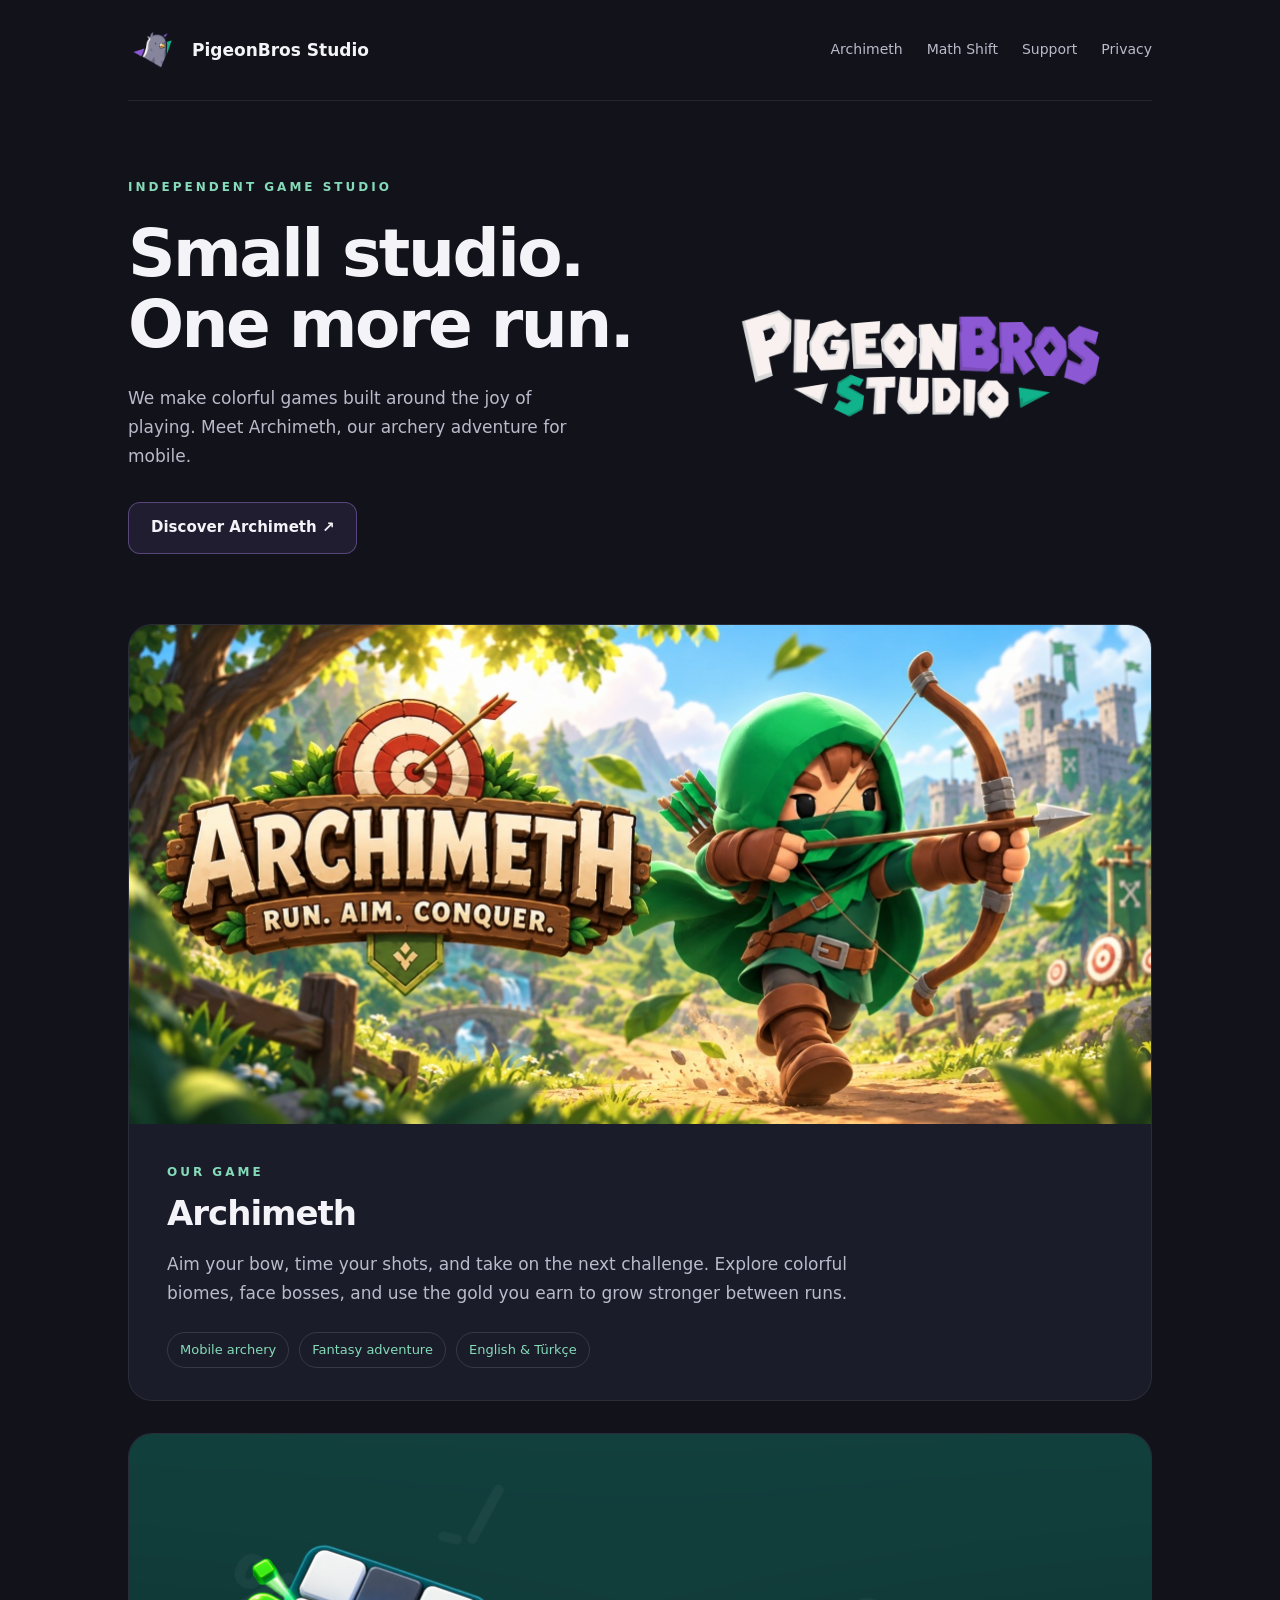
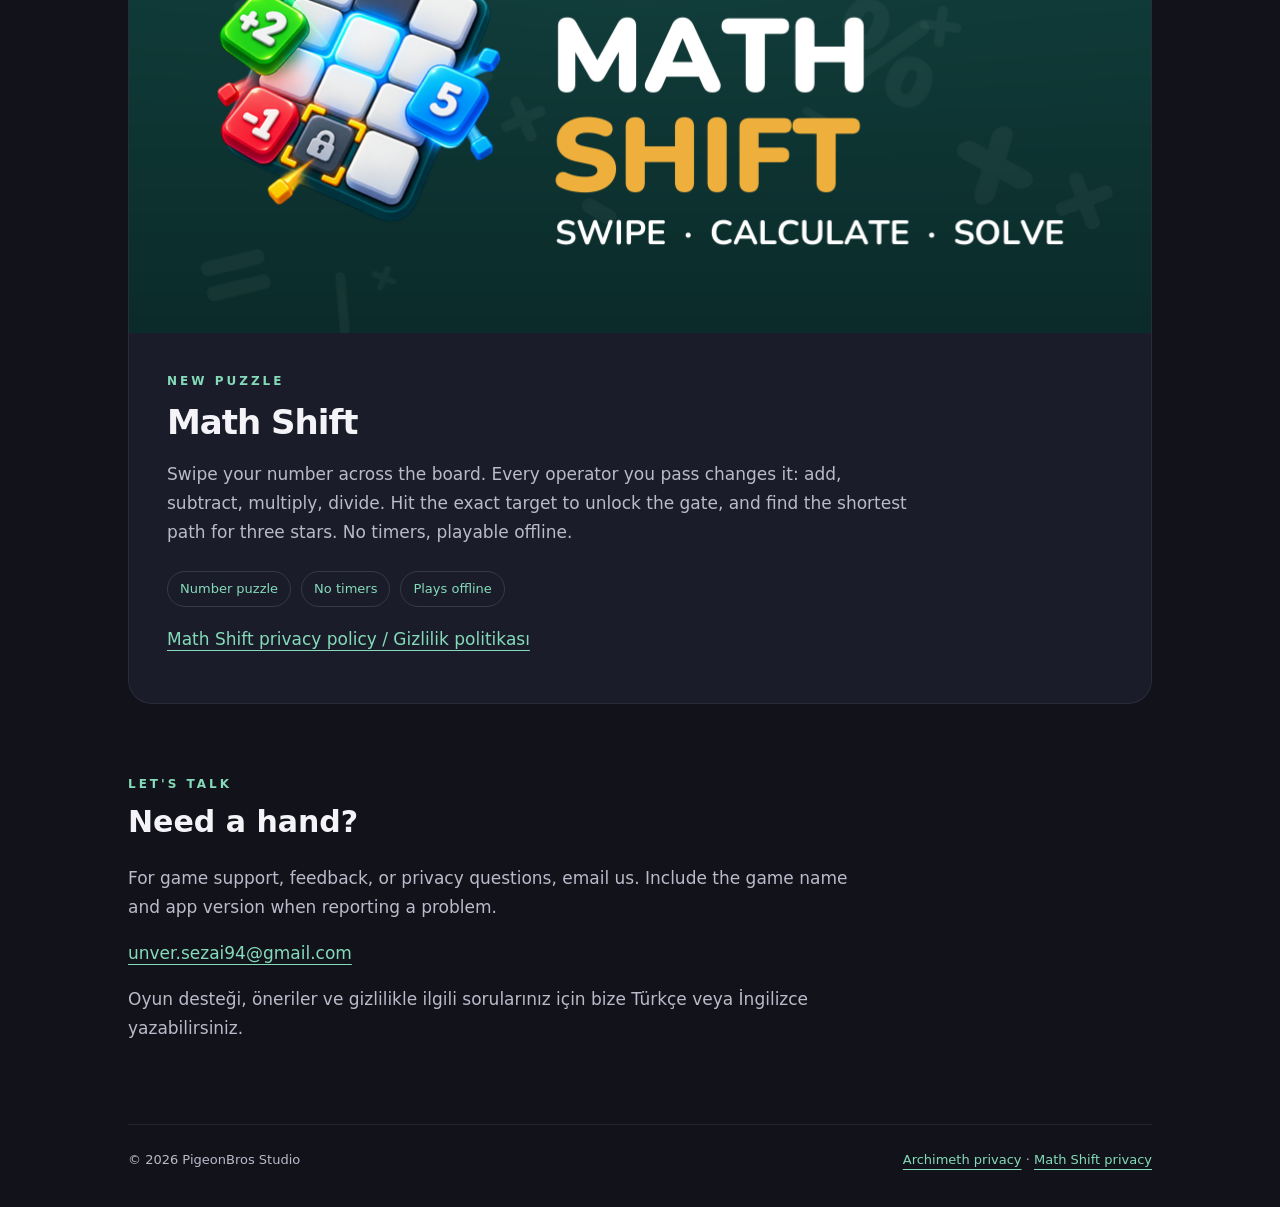
<file: index.html>
<!doctype html>
<html lang="en"><head><meta charset="utf-8"><meta name="viewport" content="width=device-width,initial-scale=1"><title>PigeonBros Studio — Archimeth &amp; Math Shift</title><meta name="description" content="PigeonBros Studio, creators of Archimeth and Math Shift. Discover the game, get support, and read our privacy policy."><meta name="theme-color" content="#11121a"><link rel="icon" href="assets/logo.png"><link rel="stylesheet" href="style.css"></head><body><div class="wrap">
<header><a class="brand" href="./"><img src="assets/logo.png" alt="" width="52" height="52">PigeonBros Studio</a><nav aria-label="Main navigation"><a href="#game">Archimeth</a><a href="#mathshift">Math Shift</a><a href="#support">Support</a><a href="privacy-policy.html">Privacy</a></nav></header>
<main><section class="hero"><div><span class="eyebrow">Independent game studio</span><h1>Small studio.<br>One more run.</h1><p>We make colorful games built around the joy of playing. Meet Archimeth, our archery adventure for mobile.</p><a class="button" href="#game">Discover Archimeth ↗</a></div><img class="studio-art" src="assets/banner.png" alt="PigeonBros Studio" width="2048" height="1152"></section>
<section class="game" id="game" aria-labelledby="game-title"><img src="assets/archimeth.jpg" alt="Archimeth's green-hooded archer and colorful fantasy world" width="1024" height="500"><div class="game-copy"><span class="eyebrow">Our game</span><h2 id="game-title">Archimeth</h2><p>Aim your bow, time your shots, and take on the next challenge. Explore colorful biomes, face bosses, and use the gold you earn to grow stronger between runs.</p><div class="tags"><span>Mobile archery</span><span>Fantasy adventure</span><span>English &amp; Türkçe</span></div></div></section>
<section class="game" id="mathshift" aria-labelledby="mathshift-title" style="margin-top:32px"><img src="assets/mathshift.png" alt="Math Shift: swipe a number tile across the board to hit the exact target" width="1024" height="500"><div class="game-copy"><span class="eyebrow">New puzzle</span><h2 id="mathshift-title">Math Shift</h2><p>Swipe your number across the board. Every operator you pass changes it: add, subtract, multiply, divide. Hit the exact target to unlock the gate, and find the shortest path for three stars. No timers, playable offline.</p><div class="tags"><span>Number puzzle</span><span>No timers</span><span>Plays offline</span></div><p style="margin-top:18px"><a href="mathshift-privacy-policy.html">Math Shift privacy policy / Gizlilik politikası</a></p></div></section><section class="support" id="support"><span class="eyebrow">Let's talk</span><h2>Need a hand?</h2><p>For game support, feedback, or privacy questions, email us. Include the game name and app version when reporting a problem.</p><a href="mailto:unver.sezai94@gmail.com">unver.sezai94@gmail.com</a><p lang="tr">Oyun desteği, öneriler ve gizlilikle ilgili sorularınız için bize Türkçe veya İngilizce yazabilirsiniz.</p></section></main>
<footer><span>© 2026 PigeonBros Studio</span><span><a href="privacy-policy.html">Archimeth privacy</a> · <a href="mathshift-privacy-policy.html">Math Shift privacy</a></span></footer></div></body></html>
</file>
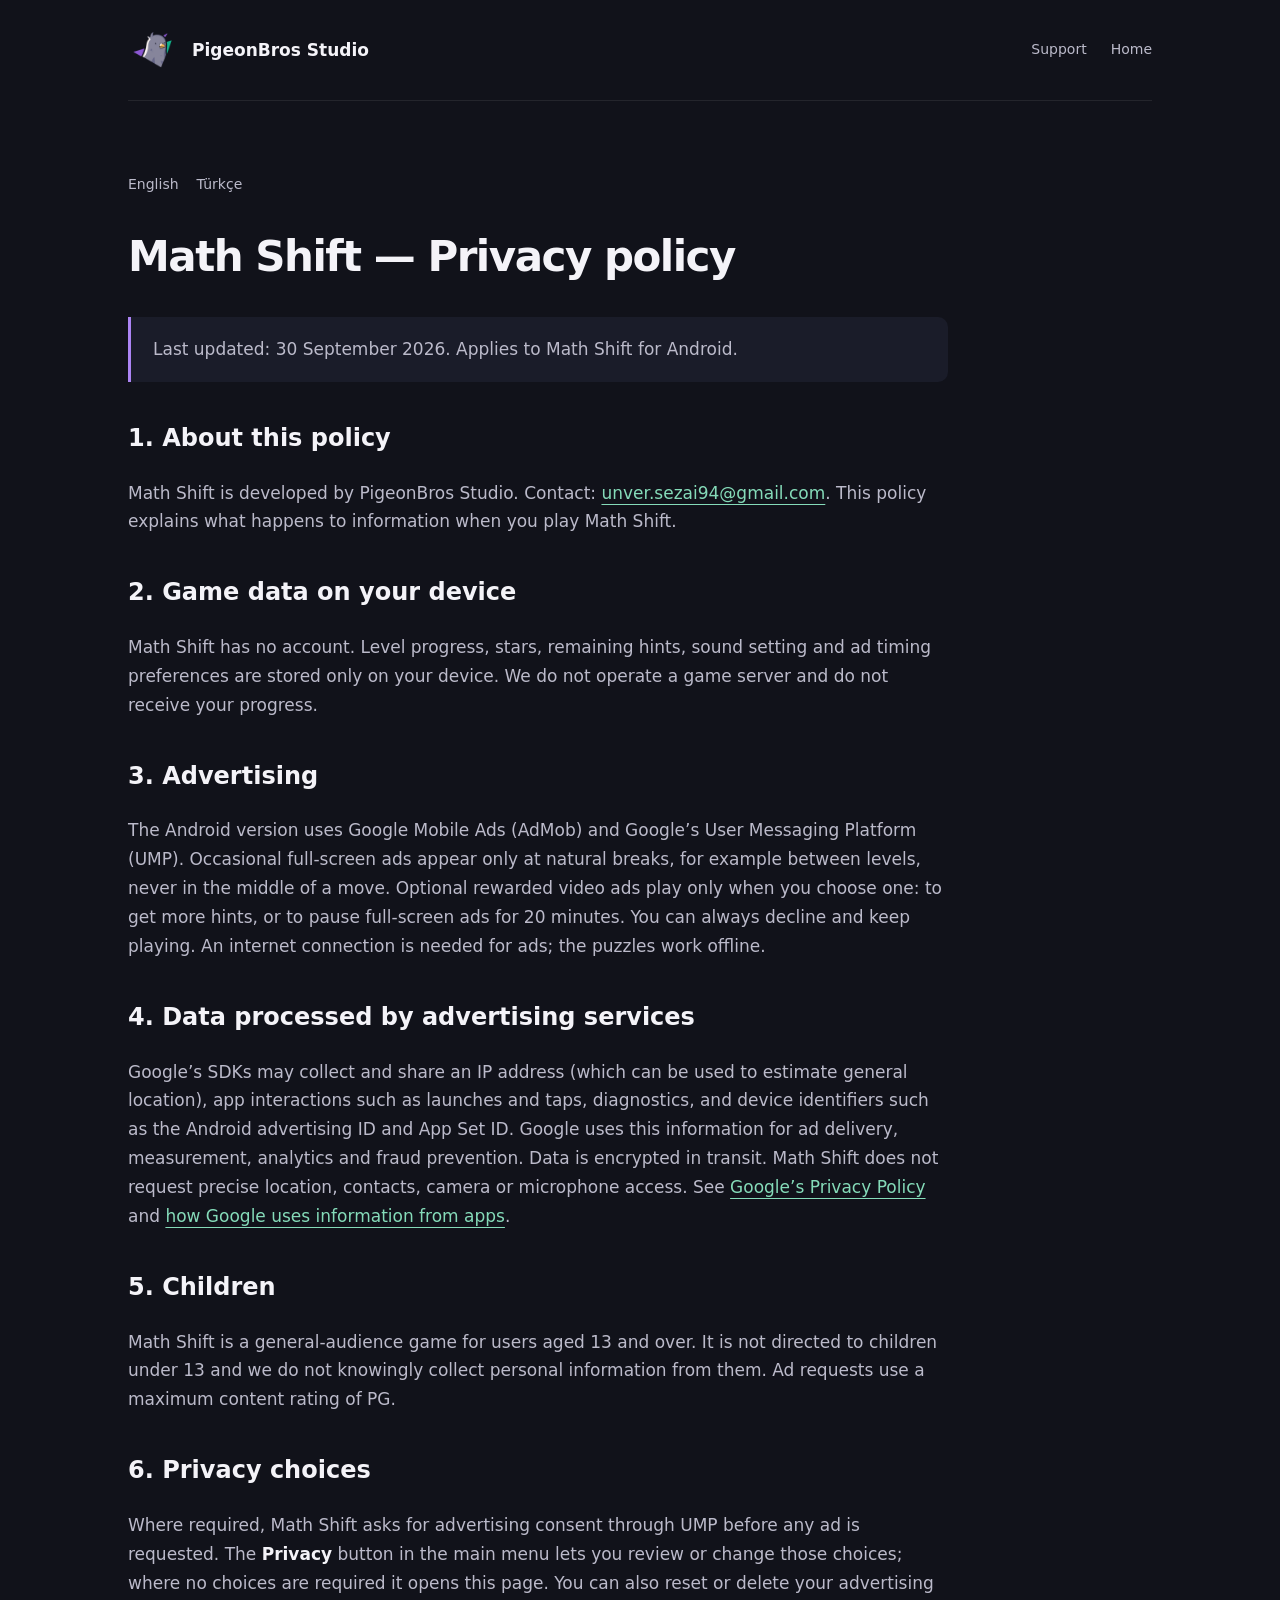
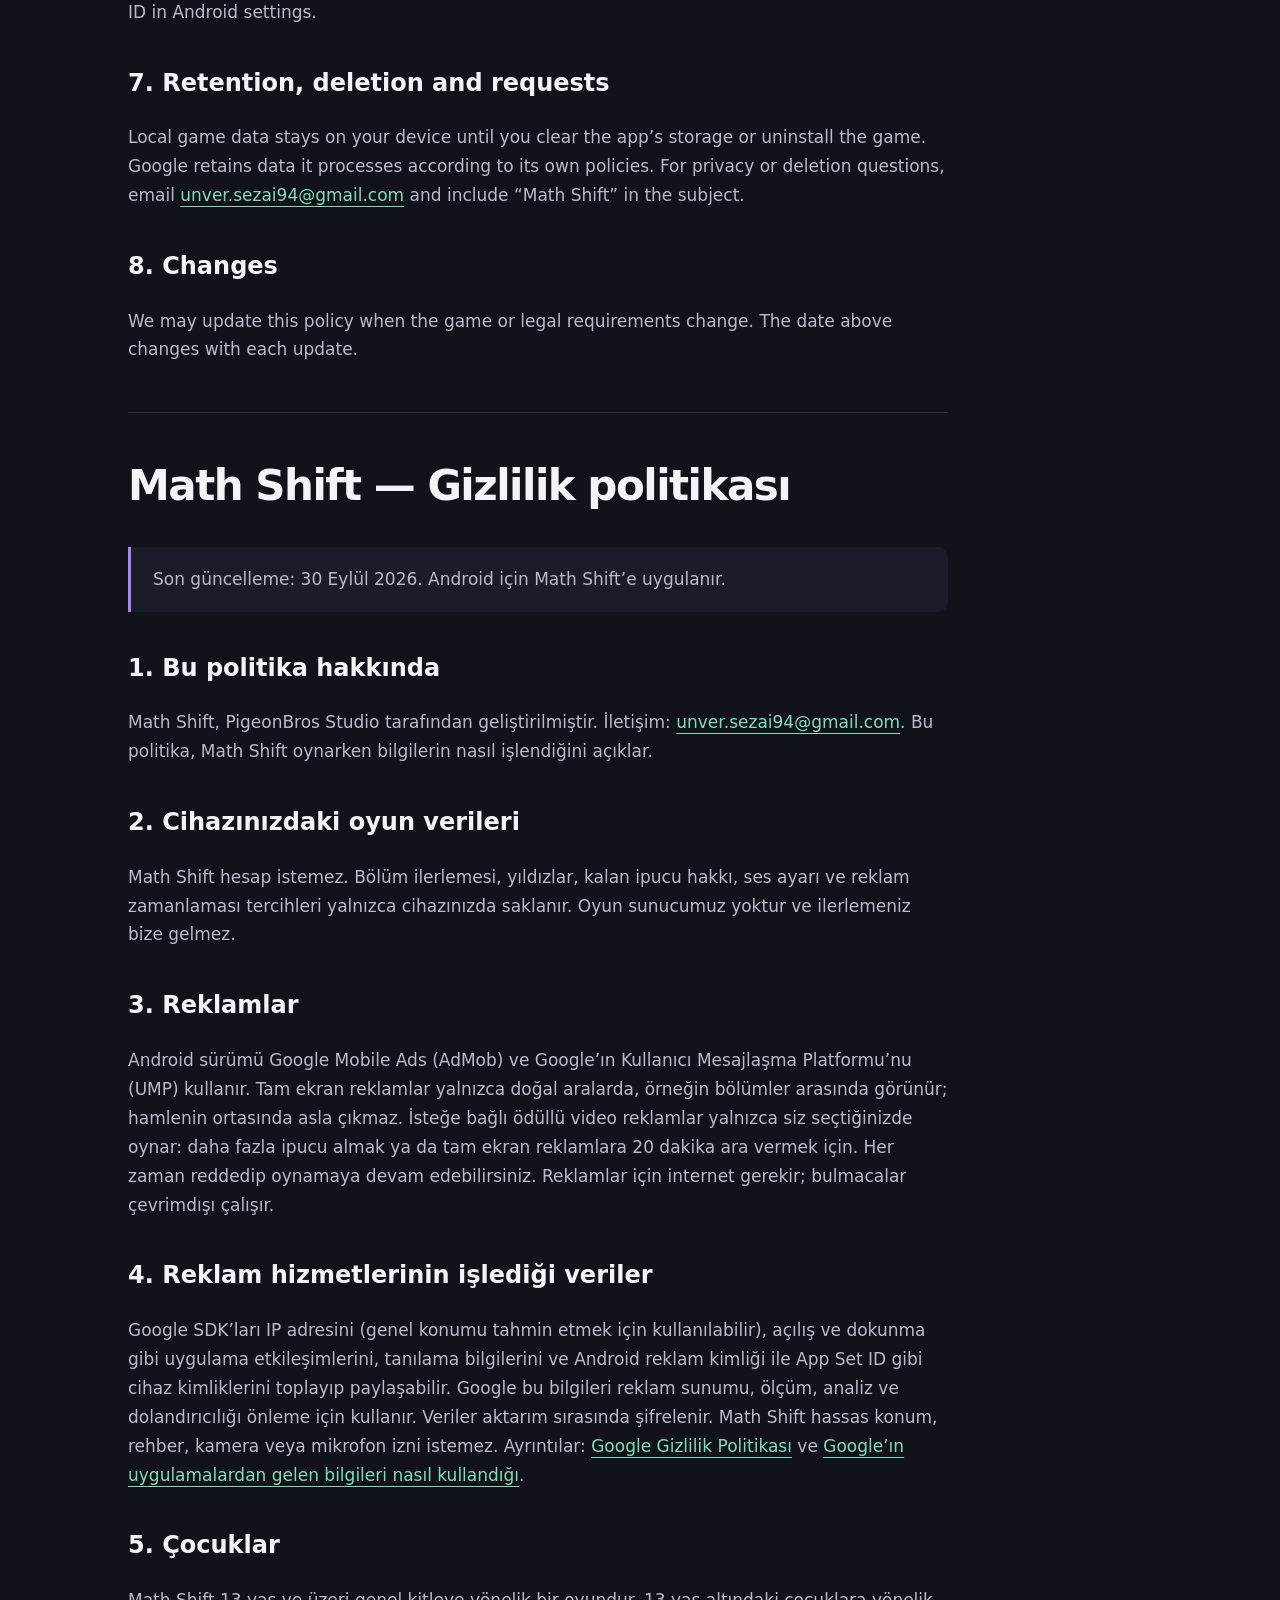
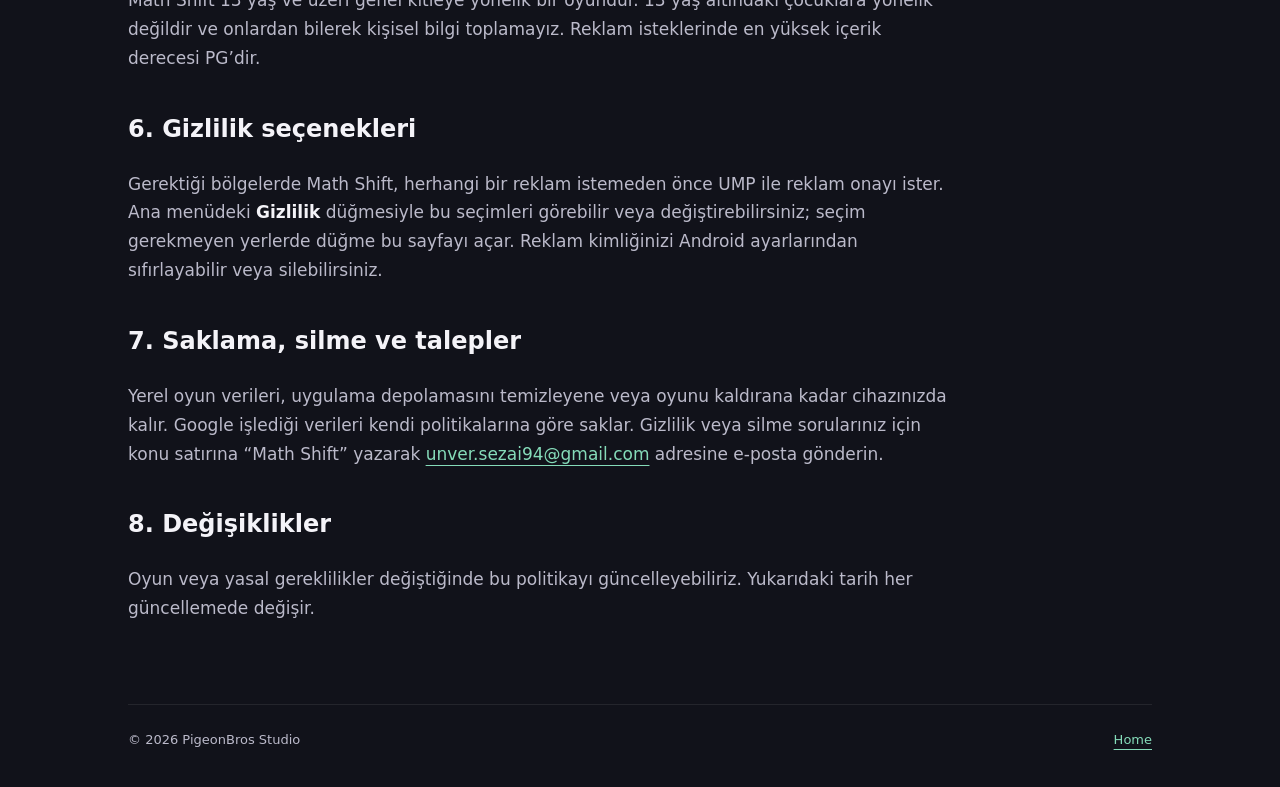
<file: mathshift-privacy-policy.html>
<!doctype html><html lang="en"><head><meta charset="utf-8"><meta name="viewport" content="width=device-width,initial-scale=1"><title>Math Shift Privacy Policy — PigeonBros Studio</title><meta name="description" content="Math Shift privacy policy in English and Turkish. Local game data, ads at natural breaks, optional rewarded ads, and support."><link rel="icon" href="assets/logo.png"><link rel="stylesheet" href="style.css"></head><body><div class="wrap"><header><a class="brand" href="./"><img src="assets/logo.png" alt="" width="52" height="52">PigeonBros Studio</a><nav aria-label="Main navigation"><a href="./#support">Support</a><a href="./">Home</a></nav></header><main class="policy"><nav class="language" aria-label="Policy language"><a href="#en">English</a><a href="#tr" lang="tr">Türkçe</a></nav><section lang="en" id="en"><h1>Math Shift — Privacy policy</h1><p class="notice">Last updated: 30 September 2026. Applies to Math Shift for Android.</p>
<h2>1. About this policy</h2><p>Math Shift is developed by PigeonBros Studio. Contact: <a href="mailto:unver.sezai94@gmail.com">unver.sezai94@gmail.com</a>. This policy explains what happens to information when you play Math Shift.</p>
<h2>2. Game data on your device</h2><p>Math Shift has no account. Level progress, stars, remaining hints, sound setting and ad timing preferences are stored only on your device. We do not operate a game server and do not receive your progress.</p>
<h2>3. Advertising</h2><p>The Android version uses Google Mobile Ads (AdMob) and Google’s User Messaging Platform (UMP). Occasional full-screen ads appear only at natural breaks, for example between levels, never in the middle of a move. Optional rewarded video ads play only when you choose one: to get more hints, or to pause full-screen ads for 20 minutes. You can always decline and keep playing. An internet connection is needed for ads; the puzzles work offline.</p>
<h2>4. Data processed by advertising services</h2><p>Google’s SDKs may collect and share an IP address (which can be used to estimate general location), app interactions such as launches and taps, diagnostics, and device identifiers such as the Android advertising ID and App Set ID. Google uses this information for ad delivery, measurement, analytics and fraud prevention. Data is encrypted in transit. Math Shift does not request precise location, contacts, camera or microphone access. See <a href="https://policies.google.com/privacy">Google’s Privacy Policy</a> and <a href="https://policies.google.com/technologies/partner-sites">how Google uses information from apps</a>.</p>
<h2>5. Children</h2><p>Math Shift is a general-audience game for users aged 13 and over. It is not directed to children under 13 and we do not knowingly collect personal information from them. Ad requests use a maximum content rating of PG.</p>
<h2>6. Privacy choices</h2><p>Where required, Math Shift asks for advertising consent through UMP before any ad is requested. The <strong>Privacy</strong> button in the main menu lets you review or change those choices; where no choices are required it opens this page. You can also reset or delete your advertising ID in Android settings.</p>
<h2>7. Retention, deletion and requests</h2><p>Local game data stays on your device until you clear the app’s storage or uninstall the game. Google retains data it processes according to its own policies. For privacy or deletion questions, email <a href="mailto:unver.sezai94@gmail.com">unver.sezai94@gmail.com</a> and include “Math Shift” in the subject.</p>
<h2>8. Changes</h2><p>We may update this policy when the game or legal requirements change. The date above changes with each update.</p></section><hr><section lang="tr" id="tr"><h1>Math Shift — Gizlilik politikası</h1><p class="notice">Son güncelleme: 30 Eylül 2026. Android için Math Shift’e uygulanır.</p>
<h2>1. Bu politika hakkında</h2><p>Math Shift, PigeonBros Studio tarafından geliştirilmiştir. İletişim: <a href="mailto:unver.sezai94@gmail.com">unver.sezai94@gmail.com</a>. Bu politika, Math Shift oynarken bilgilerin nasıl işlendiğini açıklar.</p>
<h2>2. Cihazınızdaki oyun verileri</h2><p>Math Shift hesap istemez. Bölüm ilerlemesi, yıldızlar, kalan ipucu hakkı, ses ayarı ve reklam zamanlaması tercihleri yalnızca cihazınızda saklanır. Oyun sunucumuz yoktur ve ilerlemeniz bize gelmez.</p>
<h2>3. Reklamlar</h2><p>Android sürümü Google Mobile Ads (AdMob) ve Google’ın Kullanıcı Mesajlaşma Platformu’nu (UMP) kullanır. Tam ekran reklamlar yalnızca doğal aralarda, örneğin bölümler arasında görünür; hamlenin ortasında asla çıkmaz. İsteğe bağlı ödüllü video reklamlar yalnızca siz seçtiğinizde oynar: daha fazla ipucu almak ya da tam ekran reklamlara 20 dakika ara vermek için. Her zaman reddedip oynamaya devam edebilirsiniz. Reklamlar için internet gerekir; bulmacalar çevrimdışı çalışır.</p>
<h2>4. Reklam hizmetlerinin işlediği veriler</h2><p>Google SDK’ları IP adresini (genel konumu tahmin etmek için kullanılabilir), açılış ve dokunma gibi uygulama etkileşimlerini, tanılama bilgilerini ve Android reklam kimliği ile App Set ID gibi cihaz kimliklerini toplayıp paylaşabilir. Google bu bilgileri reklam sunumu, ölçüm, analiz ve dolandırıcılığı önleme için kullanır. Veriler aktarım sırasında şifrelenir. Math Shift hassas konum, rehber, kamera veya mikrofon izni istemez. Ayrıntılar: <a href="https://policies.google.com/privacy?hl=tr">Google Gizlilik Politikası</a> ve <a href="https://policies.google.com/technologies/partner-sites?hl=tr">Google’ın uygulamalardan gelen bilgileri nasıl kullandığı</a>.</p>
<h2>5. Çocuklar</h2><p>Math Shift 13 yaş ve üzeri genel kitleye yönelik bir oyundur. 13 yaş altındaki çocuklara yönelik değildir ve onlardan bilerek kişisel bilgi toplamayız. Reklam isteklerinde en yüksek içerik derecesi PG’dir.</p>
<h2>6. Gizlilik seçenekleri</h2><p>Gerektiği bölgelerde Math Shift, herhangi bir reklam istemeden önce UMP ile reklam onayı ister. Ana menüdeki <strong>Gizlilik</strong> düğmesiyle bu seçimleri görebilir veya değiştirebilirsiniz; seçim gerekmeyen yerlerde düğme bu sayfayı açar. Reklam kimliğinizi Android ayarlarından sıfırlayabilir veya silebilirsiniz.</p>
<h2>7. Saklama, silme ve talepler</h2><p>Yerel oyun verileri, uygulama depolamasını temizleyene veya oyunu kaldırana kadar cihazınızda kalır. Google işlediği verileri kendi politikalarına göre saklar. Gizlilik veya silme sorularınız için konu satırına “Math Shift” yazarak <a href="mailto:unver.sezai94@gmail.com">unver.sezai94@gmail.com</a> adresine e-posta gönderin.</p>
<h2>8. Değişiklikler</h2><p>Oyun veya yasal gereklilikler değiştiğinde bu politikayı güncelleyebiliriz. Yukarıdaki tarih her güncellemede değişir.</p></section></main><footer><span>© 2026 PigeonBros Studio</span><a href="./">Home</a></footer></div></body></html>
</file>
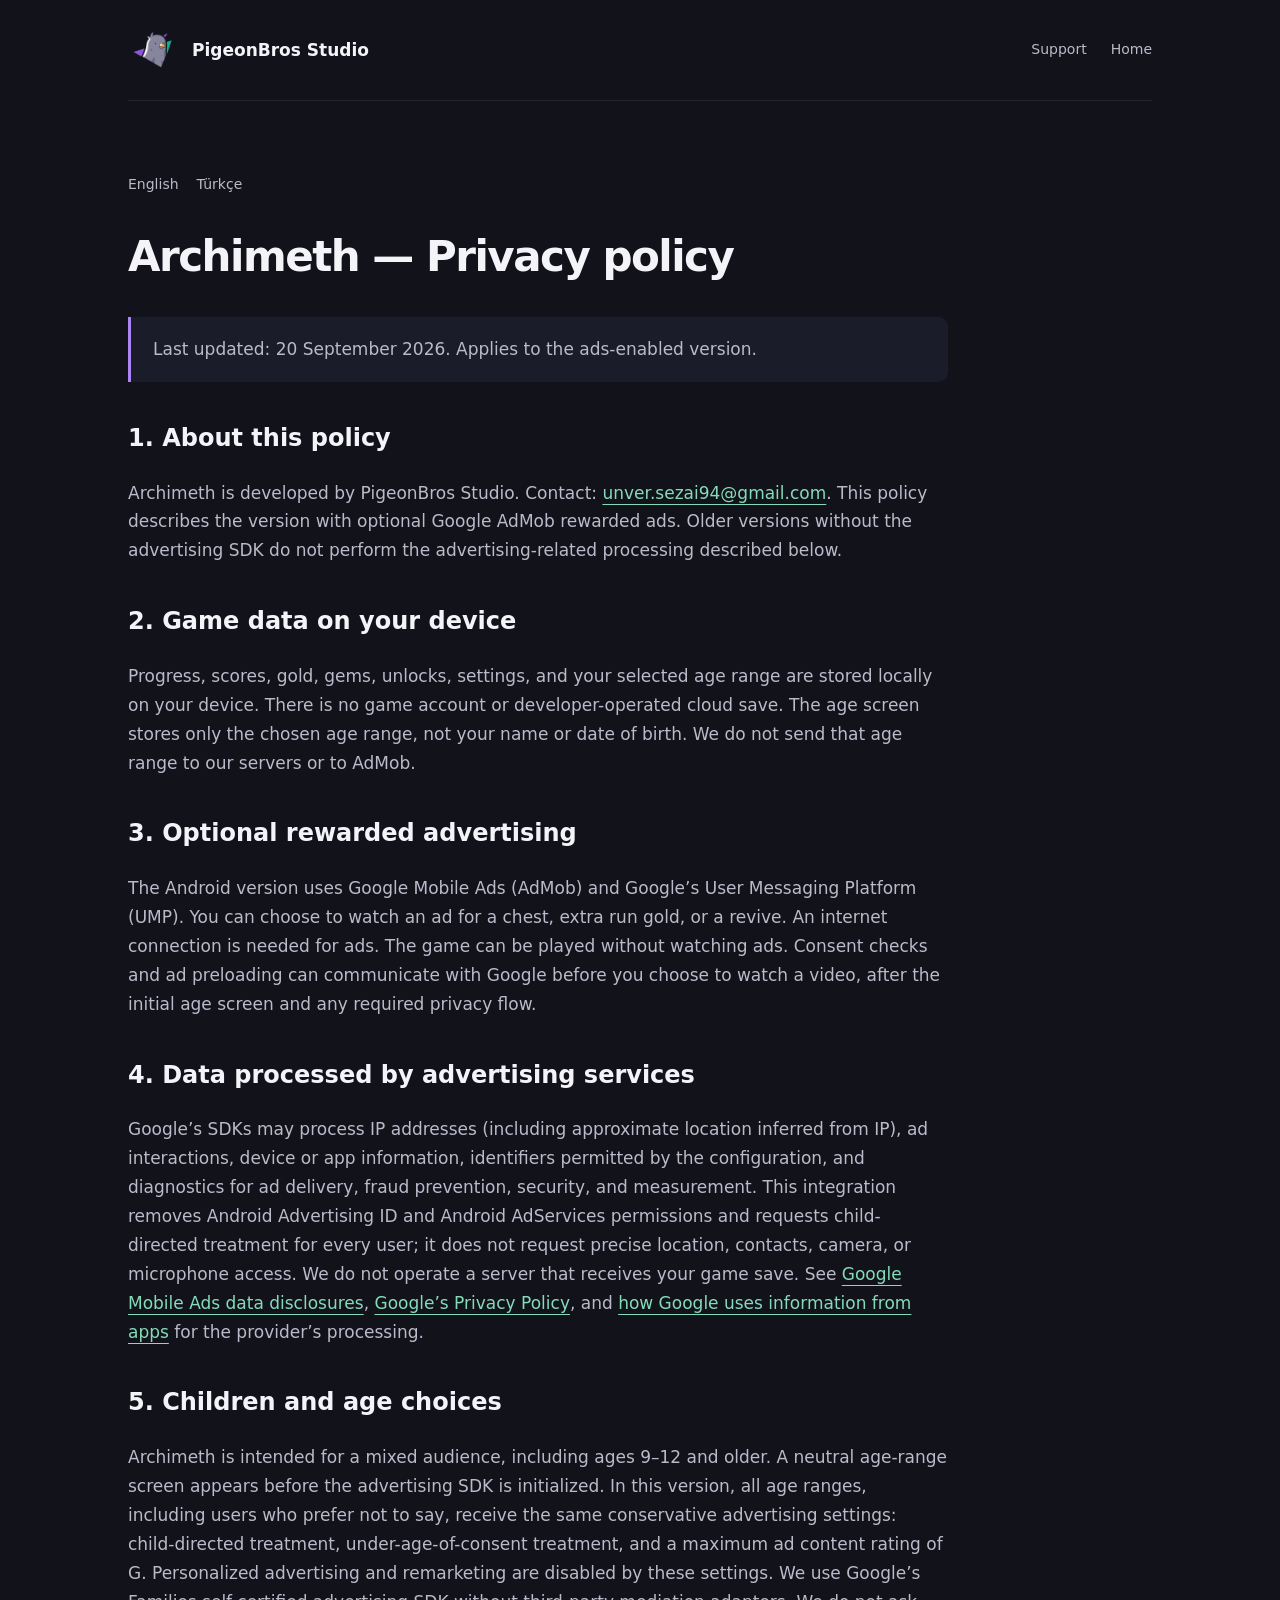
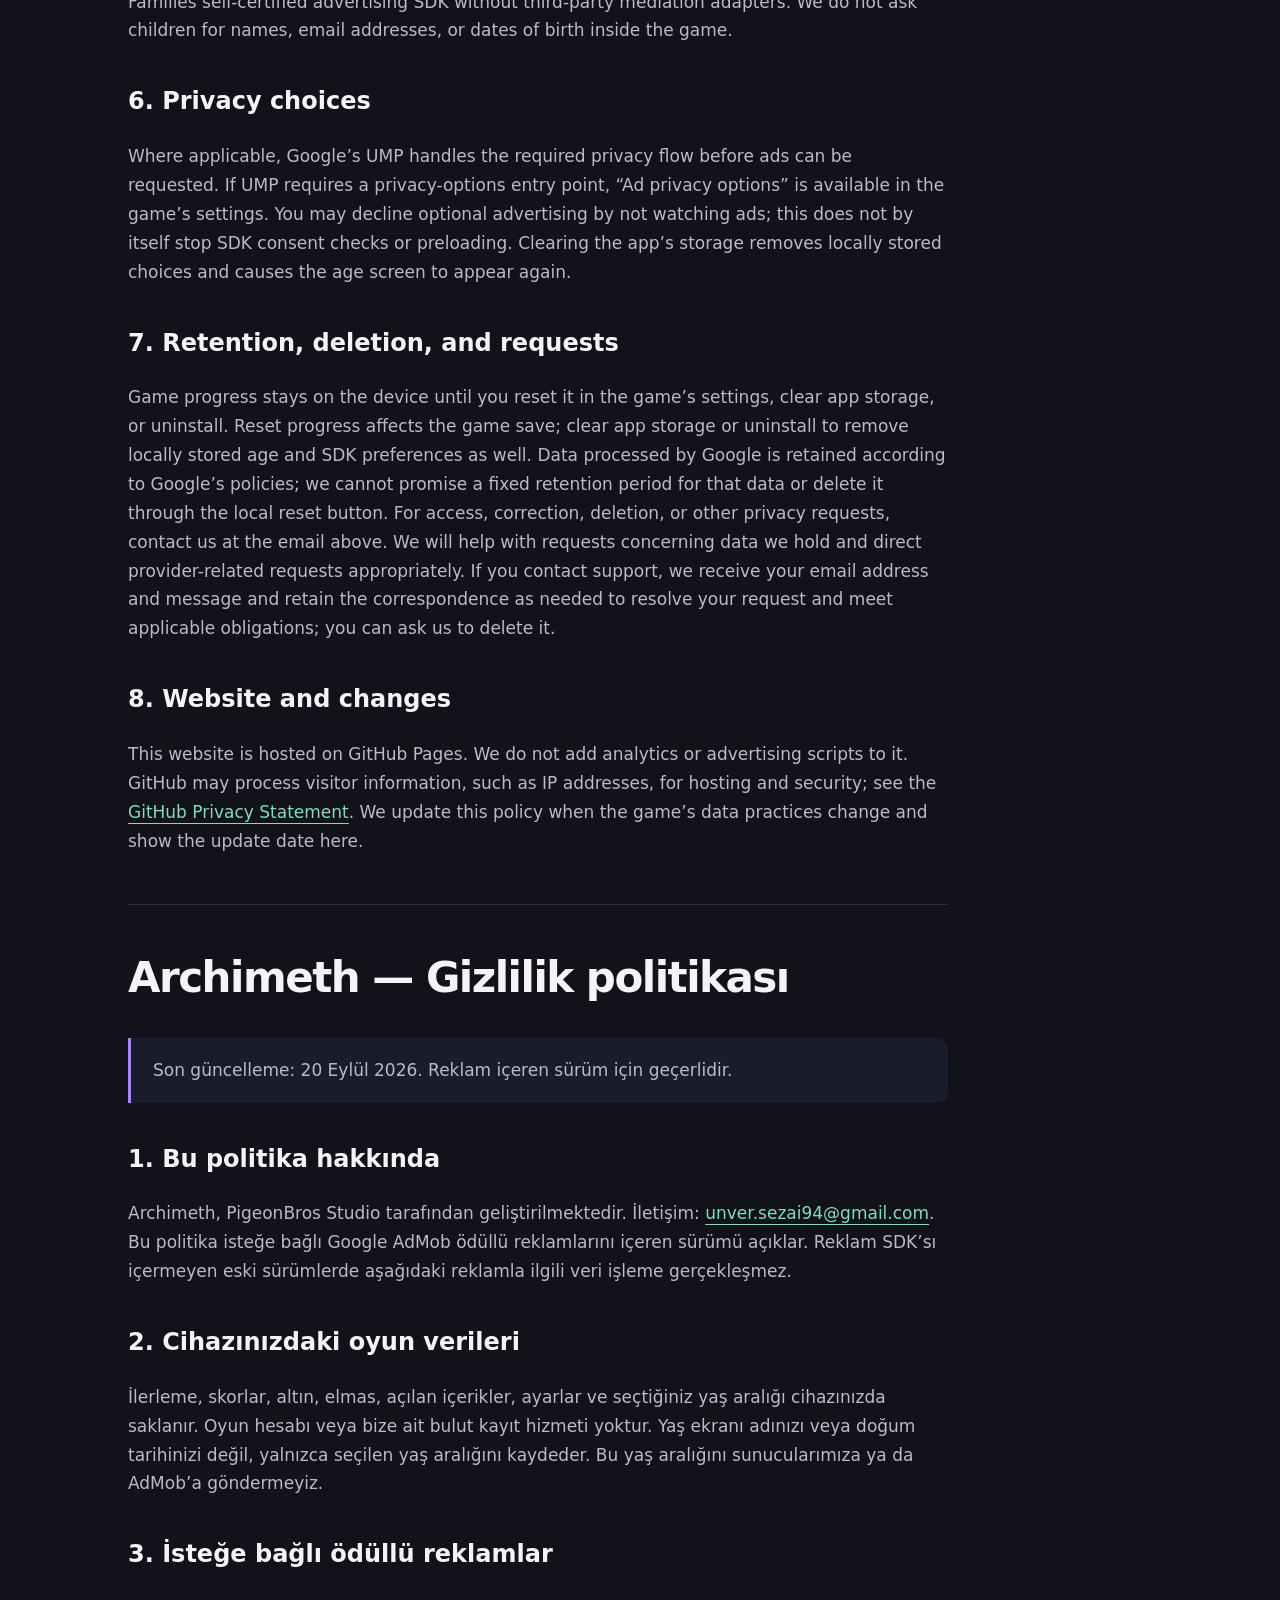
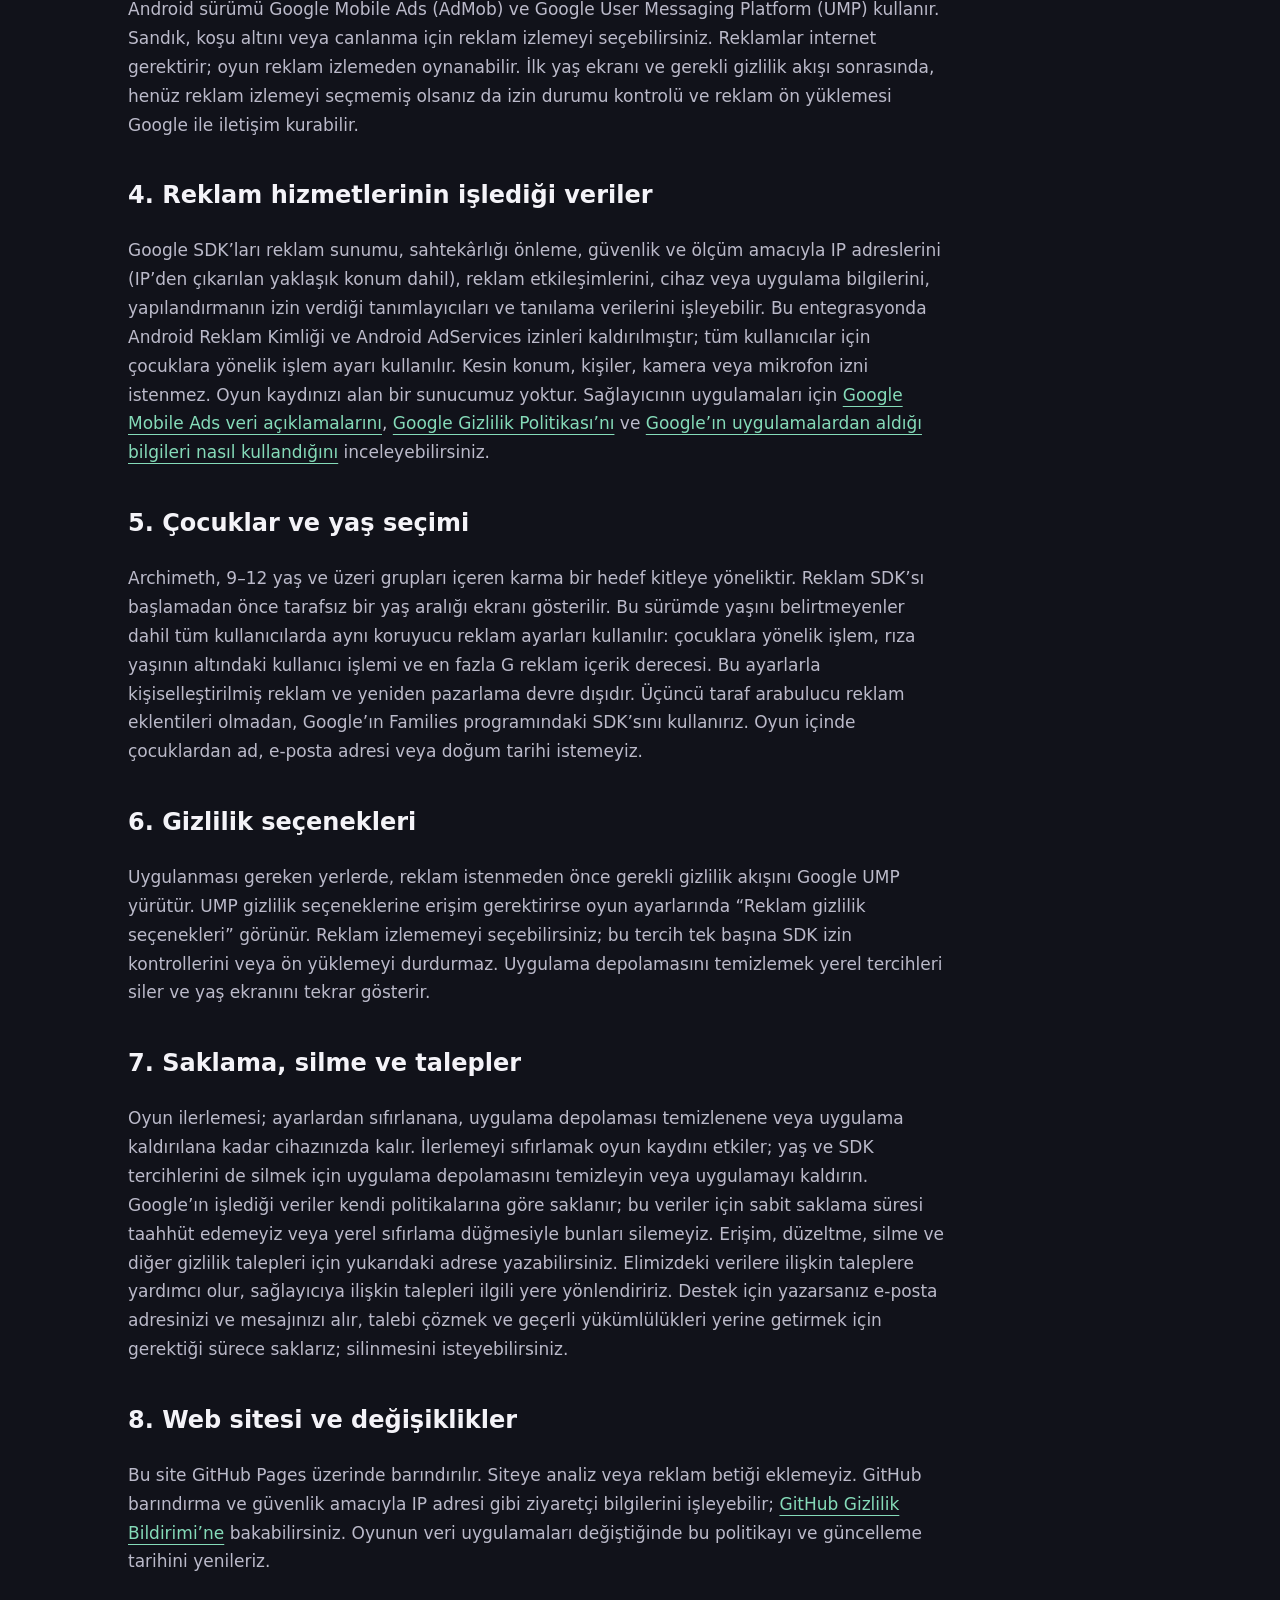
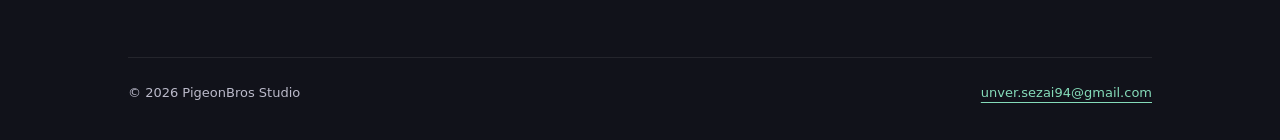
<file: privacy-policy.html>
<!doctype html><html lang="en"><head><meta charset="utf-8"><meta name="viewport" content="width=device-width,initial-scale=1"><title>Archimeth Privacy Policy — PigeonBros Studio</title><meta name="description" content="Archimeth privacy policy in English and Turkish. Local game data, optional rewarded ads, children’s privacy, and support."><link rel="icon" href="assets/logo.png"><link rel="stylesheet" href="style.css"></head><body><div class="wrap"><header><a class="brand" href="./"><img src="assets/logo.png" alt="" width="52" height="52">PigeonBros Studio</a><nav aria-label="Main navigation"><a href="./#support">Support</a><a href="./">Home</a></nav></header><main class="policy"><nav class="language" aria-label="Policy language"><a href="#en">English</a><a href="#tr" lang="tr">Türkçe</a></nav><section lang="en" id="en"><h1>Archimeth — Privacy policy</h1><p class="notice">Last updated: 20 September 2026. Applies to the ads-enabled version.</p><h2>1. About this policy</h2><p>Archimeth is developed by PigeonBros Studio. Contact: <a href="mailto:unver.sezai94@gmail.com">unver.sezai94@gmail.com</a>. This policy describes the version with optional Google AdMob rewarded ads. Older versions without the advertising SDK do not perform the advertising-related processing described below.</p><h2>2. Game data on your device</h2><p>Progress, scores, gold, gems, unlocks, settings, and your selected age range are stored locally on your device. There is no game account or developer-operated cloud save. The age screen stores only the chosen age range, not your name or date of birth. We do not send that age range to our servers or to AdMob.</p><h2>3. Optional rewarded advertising</h2><p>The Android version uses Google Mobile Ads (AdMob) and Google’s User Messaging Platform (UMP). You can choose to watch an ad for a chest, extra run gold, or a revive. An internet connection is needed for ads. The game can be played without watching ads. Consent checks and ad preloading can communicate with Google before you choose to watch a video, after the initial age screen and any required privacy flow.</p><h2>4. Data processed by advertising services</h2><p>Google’s SDKs may process IP addresses (including approximate location inferred from IP), ad interactions, device or app information, identifiers permitted by the configuration, and diagnostics for ad delivery, fraud prevention, security, and measurement. This integration removes Android Advertising ID and Android AdServices permissions and requests child-directed treatment for every user; it does not request precise location, contacts, camera, or microphone access. We do not operate a server that receives your game save. See <a href="https://developers.google.com/admob/android/privacy/play-data-disclosure">Google Mobile Ads data disclosures</a>, <a href="https://policies.google.com/privacy">Google’s Privacy Policy</a>, and <a href="https://policies.google.com/technologies/partner-sites">how Google uses information from apps</a> for the provider’s processing.</p><h2>5. Children and age choices</h2><p>Archimeth is intended for a mixed audience, including ages 9–12 and older. A neutral age-range screen appears before the advertising SDK is initialized. In this version, all age ranges, including users who prefer not to say, receive the same conservative advertising settings: child-directed treatment, under-age-of-consent treatment, and a maximum ad content rating of G. Personalized advertising and remarketing are disabled by these settings. We use Google’s Families self-certified advertising SDK without third-party mediation adapters. We do not ask children for names, email addresses, or dates of birth inside the game.</p><h2>6. Privacy choices</h2><p>Where applicable, Google’s UMP handles the required privacy flow before ads can be requested. If UMP requires a privacy-options entry point, “Ad privacy options” is available in the game’s settings. You may decline optional advertising by not watching ads; this does not by itself stop SDK consent checks or preloading. Clearing the app’s storage removes locally stored choices and causes the age screen to appear again.</p><h2>7. Retention, deletion, and requests</h2><p>Game progress stays on the device until you reset it in the game’s settings, clear app storage, or uninstall. Reset progress affects the game save; clear app storage or uninstall to remove locally stored age and SDK preferences as well. Data processed by Google is retained according to Google’s policies; we cannot promise a fixed retention period for that data or delete it through the local reset button. For access, correction, deletion, or other privacy requests, contact us at the email above. We will help with requests concerning data we hold and direct provider-related requests appropriately. If you contact support, we receive your email address and message and retain the correspondence as needed to resolve your request and meet applicable obligations; you can ask us to delete it.</p><h2>8. Website and changes</h2><p>This website is hosted on GitHub Pages. We do not add analytics or advertising scripts to it. GitHub may process visitor information, such as IP addresses, for hosting and security; see the <a href="https://docs.github.com/en/site-policy/privacy-policies/github-general-privacy-statement">GitHub Privacy Statement</a>. We update this policy when the game’s data practices change and show the update date here.</p></section><hr><section lang="tr" id="tr"><h1>Archimeth — Gizlilik politikası</h1><p class="notice">Son güncelleme: 20 Eylül 2026. Reklam içeren sürüm için geçerlidir.</p><h2>1. Bu politika hakkında</h2><p>Archimeth, PigeonBros Studio tarafından geliştirilmektedir. İletişim: <a href="mailto:unver.sezai94@gmail.com">unver.sezai94@gmail.com</a>. Bu politika isteğe bağlı Google AdMob ödüllü reklamlarını içeren sürümü açıklar. Reklam SDK’sı içermeyen eski sürümlerde aşağıdaki reklamla ilgili veri işleme gerçekleşmez.</p><h2>2. Cihazınızdaki oyun verileri</h2><p>İlerleme, skorlar, altın, elmas, açılan içerikler, ayarlar ve seçtiğiniz yaş aralığı cihazınızda saklanır. Oyun hesabı veya bize ait bulut kayıt hizmeti yoktur. Yaş ekranı adınızı veya doğum tarihinizi değil, yalnızca seçilen yaş aralığını kaydeder. Bu yaş aralığını sunucularımıza ya da AdMob’a göndermeyiz.</p><h2>3. İsteğe bağlı ödüllü reklamlar</h2><p>Android sürümü Google Mobile Ads (AdMob) ve Google User Messaging Platform (UMP) kullanır. Sandık, koşu altını veya canlanma için reklam izlemeyi seçebilirsiniz. Reklamlar internet gerektirir; oyun reklam izlemeden oynanabilir. İlk yaş ekranı ve gerekli gizlilik akışı sonrasında, henüz reklam izlemeyi seçmemiş olsanız da izin durumu kontrolü ve reklam ön yüklemesi Google ile iletişim kurabilir.</p><h2>4. Reklam hizmetlerinin işlediği veriler</h2><p>Google SDK’ları reklam sunumu, sahtekârlığı önleme, güvenlik ve ölçüm amacıyla IP adreslerini (IP’den çıkarılan yaklaşık konum dahil), reklam etkileşimlerini, cihaz veya uygulama bilgilerini, yapılandırmanın izin verdiği tanımlayıcıları ve tanılama verilerini işleyebilir. Bu entegrasyonda Android Reklam Kimliği ve Android AdServices izinleri kaldırılmıştır; tüm kullanıcılar için çocuklara yönelik işlem ayarı kullanılır. Kesin konum, kişiler, kamera veya mikrofon izni istenmez. Oyun kaydınızı alan bir sunucumuz yoktur. Sağlayıcının uygulamaları için <a href="https://developers.google.com/admob/android/privacy/play-data-disclosure">Google Mobile Ads veri açıklamalarını</a>, <a href="https://policies.google.com/privacy?hl=tr">Google Gizlilik Politikası’nı</a> ve <a href="https://policies.google.com/technologies/partner-sites?hl=tr">Google’ın uygulamalardan aldığı bilgileri nasıl kullandığını</a> inceleyebilirsiniz.</p><h2>5. Çocuklar ve yaş seçimi</h2><p>Archimeth, 9–12 yaş ve üzeri grupları içeren karma bir hedef kitleye yöneliktir. Reklam SDK’sı başlamadan önce tarafsız bir yaş aralığı ekranı gösterilir. Bu sürümde yaşını belirtmeyenler dahil tüm kullanıcılarda aynı koruyucu reklam ayarları kullanılır: çocuklara yönelik işlem, rıza yaşının altındaki kullanıcı işlemi ve en fazla G reklam içerik derecesi. Bu ayarlarla kişiselleştirilmiş reklam ve yeniden pazarlama devre dışıdır. Üçüncü taraf arabulucu reklam eklentileri olmadan, Google’ın Families programındaki SDK’sını kullanırız. Oyun içinde çocuklardan ad, e-posta adresi veya doğum tarihi istemeyiz.</p><h2>6. Gizlilik seçenekleri</h2><p>Uygulanması gereken yerlerde, reklam istenmeden önce gerekli gizlilik akışını Google UMP yürütür. UMP gizlilik seçeneklerine erişim gerektirirse oyun ayarlarında “Reklam gizlilik seçenekleri” görünür. Reklam izlememeyi seçebilirsiniz; bu tercih tek başına SDK izin kontrollerini veya ön yüklemeyi durdurmaz. Uygulama depolamasını temizlemek yerel tercihleri siler ve yaş ekranını tekrar gösterir.</p><h2>7. Saklama, silme ve talepler</h2><p>Oyun ilerlemesi; ayarlardan sıfırlanana, uygulama depolaması temizlenene veya uygulama kaldırılana kadar cihazınızda kalır. İlerlemeyi sıfırlamak oyun kaydını etkiler; yaş ve SDK tercihlerini de silmek için uygulama depolamasını temizleyin veya uygulamayı kaldırın. Google’ın işlediği veriler kendi politikalarına göre saklanır; bu veriler için sabit saklama süresi taahhüt edemeyiz veya yerel sıfırlama düğmesiyle bunları silemeyiz. Erişim, düzeltme, silme ve diğer gizlilik talepleri için yukarıdaki adrese yazabilirsiniz. Elimizdeki verilere ilişkin taleplere yardımcı olur, sağlayıcıya ilişkin talepleri ilgili yere yönlendiririz. Destek için yazarsanız e-posta adresinizi ve mesajınızı alır, talebi çözmek ve geçerli yükümlülükleri yerine getirmek için gerektiği sürece saklarız; silinmesini isteyebilirsiniz.</p><h2>8. Web sitesi ve değişiklikler</h2><p>Bu site GitHub Pages üzerinde barındırılır. Siteye analiz veya reklam betiği eklemeyiz. GitHub barındırma ve güvenlik amacıyla IP adresi gibi ziyaretçi bilgilerini işleyebilir; <a href="https://docs.github.com/en/site-policy/privacy-policies/github-general-privacy-statement">GitHub Gizlilik Bildirimi’ne</a> bakabilirsiniz. Oyunun veri uygulamaları değiştiğinde bu politikayı ve güncelleme tarihini yenileriz.</p></section></main><footer><span>© 2026 PigeonBros Studio</span><a href="mailto:unver.sezai94@gmail.com">unver.sezai94@gmail.com</a></footer></div></body></html>
</file>
<file: style.css>
:root{color-scheme:dark;--bg:#11121a;--surface:#1a1c29;--ink:#f4f3f8;--muted:#bbbaca;--purple:#ac84f4;--green:#85dbb9}*{box-sizing:border-box}html{scroll-behavior:smooth}body{margin:0;background:var(--bg);color:var(--ink);font:17px/1.7 system-ui,-apple-system,BlinkMacSystemFont,"Segoe UI",sans-serif}a{color:var(--green);text-underline-offset:5px}a:hover{color:#fff}a:focus-visible{outline:3px solid var(--green);outline-offset:6px;border-radius:4px}.wrap{max-width:1080px;margin:auto;padding:0 28px}header{display:flex;align-items:center;justify-content:space-between;gap:24px;padding:24px 0;border-bottom:1px solid #ffffff14}.brand{display:flex;align-items:center;gap:12px;color:var(--ink);text-decoration:none;font-weight:750}.brand img{width:52px;height:52px}nav{display:flex;gap:24px;font-size:14px}nav a{color:var(--muted);text-decoration:none}.hero{display:grid;grid-template-columns:1.1fr 1fr;align-items:center;gap:56px;padding:70px 0}.hero h1{font-size:clamp(38px,5.3vw,66px);line-height:1.08;letter-spacing:-2.5px;margin:18px 0 24px}.eyebrow{font-size:12px;letter-spacing:3px;text-transform:uppercase;color:var(--green);font-weight:750}.hero p{color:var(--muted);max-width:450px}.studio-art{width:100%;background:radial-gradient(ellipse,#7955c233,transparent 70%);display:block}.button{display:inline-block;padding:12px 22px;border:1px solid #a783ee66;background:#ac84f41a;border-radius:12px;color:var(--ink);text-decoration:none;font-weight:650;font-size:15px;margin-top:14px}.game{overflow:hidden;border-radius:24px;background:var(--surface);border:1px solid #ffffff12}.game>img{width:100%;display:block;aspect-ratio:1024/500;object-fit:cover}.game-copy{padding:32px 38px}.game h2{font-size:34px;line-height:1.2;margin:8px 0 14px;letter-spacing:-1px}.game p{color:var(--muted);max-width:740px}.tags{display:flex;flex-wrap:wrap;gap:10px;margin-top:24px}.tags span{border:1px solid #ffffff20;padding:6px 12px;border-radius:100px;font-size:13px;color:var(--green)}.support{padding:64px 0}.support h2{font-size:30px;margin:0 0 12px}.support p{color:var(--muted);max-width:720px}.support a{overflow-wrap:anywhere}footer{border-top:1px solid #ffffff14;padding:24px 0 36px;display:flex;justify-content:space-between;gap:20px;color:var(--muted);font-size:13px}.policy{max-width:820px;padding:48px 0 64px}.policy h1{font-size:42px;line-height:1.2;letter-spacing:-1.5px}.policy h2{font-size:24px;margin-top:36px}.policy p,.policy li{color:var(--muted)}.policy strong{color:var(--ink)}.policy .notice{background:var(--surface);border-left:3px solid var(--purple);padding:18px 22px;border-radius:0 10px 10px 0}.language{display:flex;gap:18px;margin:24px 0}.policy hr{border:0;border-top:1px solid #ffffff20;margin:48px 0}@media(max-width:700px){.wrap{padding:0 20px}header{gap:12px}.brand{font-size:13px}.brand img{width:40px;height:40px}nav{gap:12px;font-size:12px}.hero{grid-template-columns:1fr;gap:0;padding:42px 0 32px}.hero h1{letter-spacing:-1.5px}.studio-art{max-width:360px;margin:0 auto}.game-copy{padding:24px}.game h2{font-size:28px}.support{padding:40px 0}footer{flex-direction:column;gap:8px}.policy h1{font-size:34px}}
.studio-art{height:auto;mix-blend-mode:screen}.brand img{mix-blend-mode:screen}
.game>img{height:auto}
</file>
